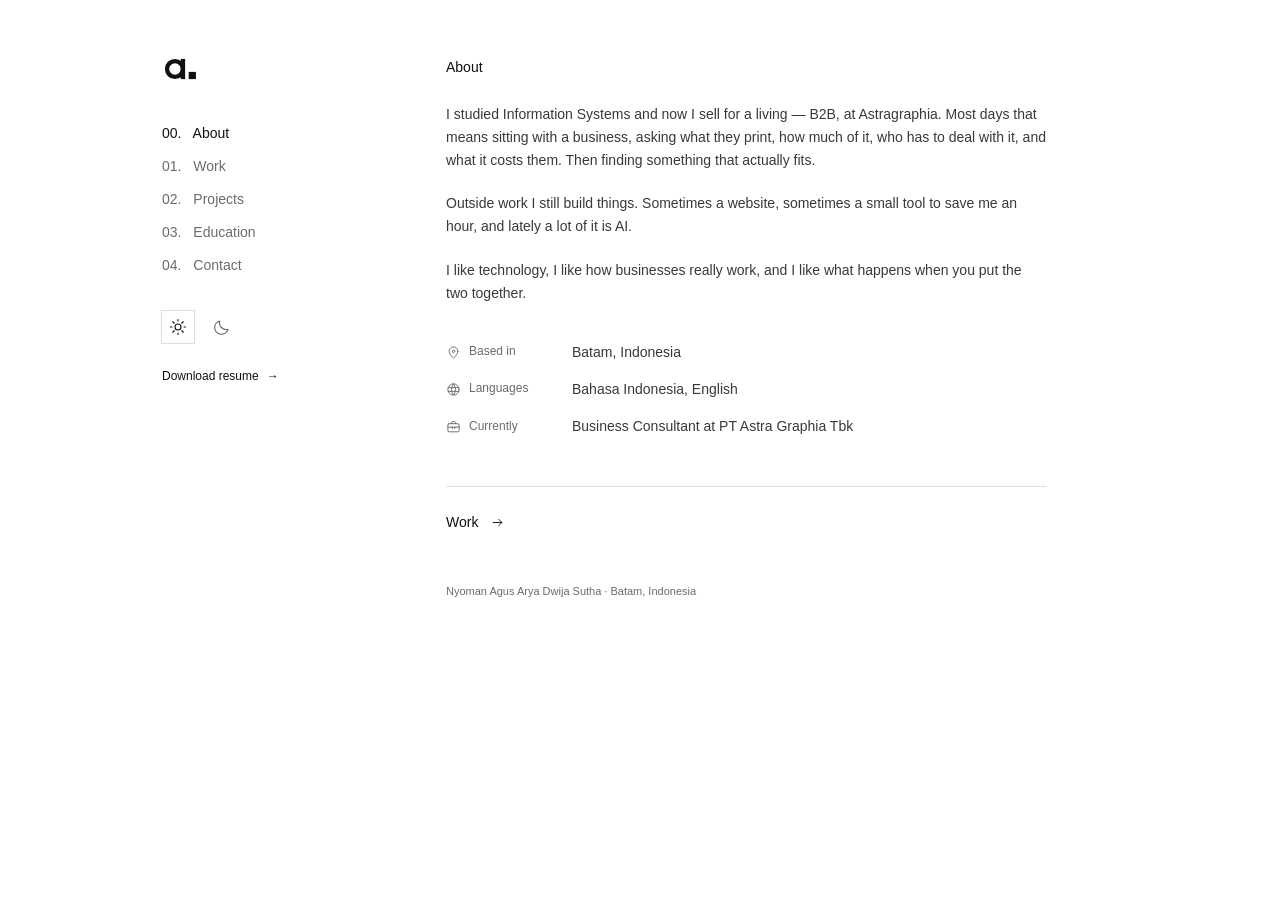
<file: index.html>
<!doctype html>
<html lang="en">
<head>
<meta charset="utf-8">
<meta name="viewport" content="width=device-width,initial-scale=1">
<title>About — Arya Dwija Sutha</title>
<meta name="description" content="Arya Dwija Sutha — B2B sales at Astragraphia, Batam.">
<link rel="icon" href="logo/favicon.svg" type="image/svg+xml">
<link rel="apple-touch-icon" href="logo/icon-ink.svg">
<script>try{document.documentElement.dataset.theme=localStorage.getItem('v11-theme')||'light'}catch(e){}</script>
<link rel="stylesheet" href="styles/site.css">
</head>
<body>
<a class="skip" href="#main">Skip to content</a>
<div class="shell">
<header class="site-header">
  <a class="brand" href="#about" aria-label="Arya Dwija Sutha — home"><svg xmlns="http://www.w3.org/2000/svg" viewBox="-4.0 -4.0 51.0 36.0" role="img" aria-label="Arya Dwija Sutha"><title>Arya Dwija Sutha</title><path fill="currentColor" fill-rule="evenodd" d="M0.000,14.000a14.000,14.000 0 1,0 28.000,0a14.000,14.000 0 1,0 -28.000,0Z M6.000,14.000a8.000,8.000 0 1,0 16.000,0a8.000,8.000 0 1,0 -16.000,0Z"/><rect x="22.0" y="0" width="6.0" height="28.0" fill="currentColor"/><rect x="33.0" y="18.0" width="10.0" height="10.0" fill="currentColor"/></svg></a>
  <nav aria-label="Primary"><ol id="nav"></ol></nav>
  <div class="tools">
    <button type="button" data-theme="light" aria-label="Use light theme"></button>
    <button type="button" data-theme="dark" aria-label="Use dark theme"></button>
  </div>
  <a class="resume" href="assets/Arya%20Dwija%20Sutha%20Resume.pdf" download="Arya Dwija Sutha Resume.pdf">Download resume <span aria-hidden="true">→</span></a>
</header>
<main id="main" tabindex="-1"></main>
</div>
<script src="scripts/app.js"></script>
</body>
</html>
</file>
<file: styles/site.css>
:root{--bg:#fff;--ink:#111;--body:#393939;--muted:#6b6b6b;--line:#ddd;color-scheme:light}html[data-theme=dark]{--bg:#101010;--ink:#eee;--body:#c4c4c4;--muted:#999;--line:#333;color-scheme:dark}*{box-sizing:border-box}html{scroll-behavior:smooth}body{margin:0;background:var(--bg);color:var(--body);font:14px/1.65 -apple-system,BlinkMacSystemFont,"Segoe UI",Arial,sans-serif;transition:background .2s,color .2s}.shell{display:grid;grid-template-columns:minmax(0,220px) minmax(0,600px);gap:64px;max-width:1020px;margin:auto;padding:56px 32px}.site-header{position:sticky;top:56px;align-self:start}.brand{display:inline-block;color:var(--ink);line-height:0;margin-bottom:28px}.brand svg{width:auto;height:26px;display:block}nav ol{list-style:none;padding:0;margin:0}nav a{display:block;padding:5px 0;color:var(--muted)}nav a[aria-current]{color:var(--ink);font-weight:500}nav span{font-variant-numeric:tabular-nums;margin-right:8px}a{color:var(--ink);text-decoration:none}a:hover{text-decoration:underline;text-underline-offset:4px}.tools{display:flex;gap:12px;margin-top:28px}.tools button{width:32px;height:32px;padding:7px;border:0;background:none;color:var(--muted);cursor:pointer}.tools button svg{width:18px;height:18px}.tools button[aria-pressed=true]{color:var(--ink);outline:1px solid var(--line)}.resume{display:inline-flex;gap:8px;align-items:center;margin-top:24px;font-size:12px}.resume:hover{text-decoration:underline}.skip{position:fixed;left:-9999px}.skip:focus{left:12px;top:12px;padding:10px;background:var(--bg);z-index:10}:focus-visible{outline:2px solid var(--ink);outline-offset:4px}main{min-width:0;animation:arrive .35s ease-out}main:focus{outline:0}@keyframes arrive{from{transform:translateY(6px);opacity:.7}to{transform:none;opacity:1}}h1,h2{font-size:14px;font-weight:500;color:var(--ink);margin:0 0 24px}h2{margin:0}.prose p{margin:0 0 20px}.lede{margin:0 0 40px;color:var(--muted)}.entry{display:grid;grid-template-columns:minmax(0,64px) minmax(0,1fr);gap:24px;margin:0 0 48px;scroll-margin-top:150px}.year{white-space:pre-line;color:var(--muted);font-size:12px;margin:0}.entry-meta,.stack{color:var(--muted);font-size:12px}.entry-meta{margin:4px 0 20px}.entry-body p{margin:0 0 16px}.entry-body a{text-decoration:underline;text-underline-offset:3px}.facts{margin-top:36px}.facts>div{display:grid;grid-template-columns:minmax(0,110px) minmax(0,1fr);gap:16px;margin-bottom:14px}.facts dt{display:flex;align-items:center;gap:8px;color:var(--muted);font-size:12px}.facts dt svg{width:15px;height:15px;flex-shrink:0}.facts dd{margin:0;overflow-wrap:anywhere}.next{display:flex;align-items:center;gap:12px;border-top:1px solid var(--line);padding-top:24px;margin-top:48px}.next svg{width:15px;height:15px}footer{color:var(--muted);font-size:11px;margin-top:48px}.route-error{color:var(--muted)}@media(max-width:760px){.shell{display:block;padding:0 24px 32px}.site-header{position:sticky;top:0;background:var(--bg);z-index:5;padding:12px 0;border-bottom:1px solid var(--line);display:flex;flex-wrap:wrap;align-items:center;justify-content:space-between;gap:8px}.brand{margin:0}.brand svg{height:22px}nav{width:100%;order:3}nav ol{display:flex;flex-wrap:wrap;gap:4px 16px}nav a{font-size:12px}nav span{display:none}.tools{margin:0}.resume{margin:0;font-size:11px}main{padding-top:32px}.entry{grid-template-columns:minmax(0,1fr);gap:4px}.facts>div{grid-template-columns:minmax(0,1fr);gap:2px}}@media(prefers-reduced-motion:reduce){html{scroll-behavior:auto}main{animation:none}body{transition:none}}@media print{.site-header,.next,.skip{display:none}.shell{display:block;padding:0}body{background:#fff;color:#000}.entry{break-inside:avoid}}
</file>
